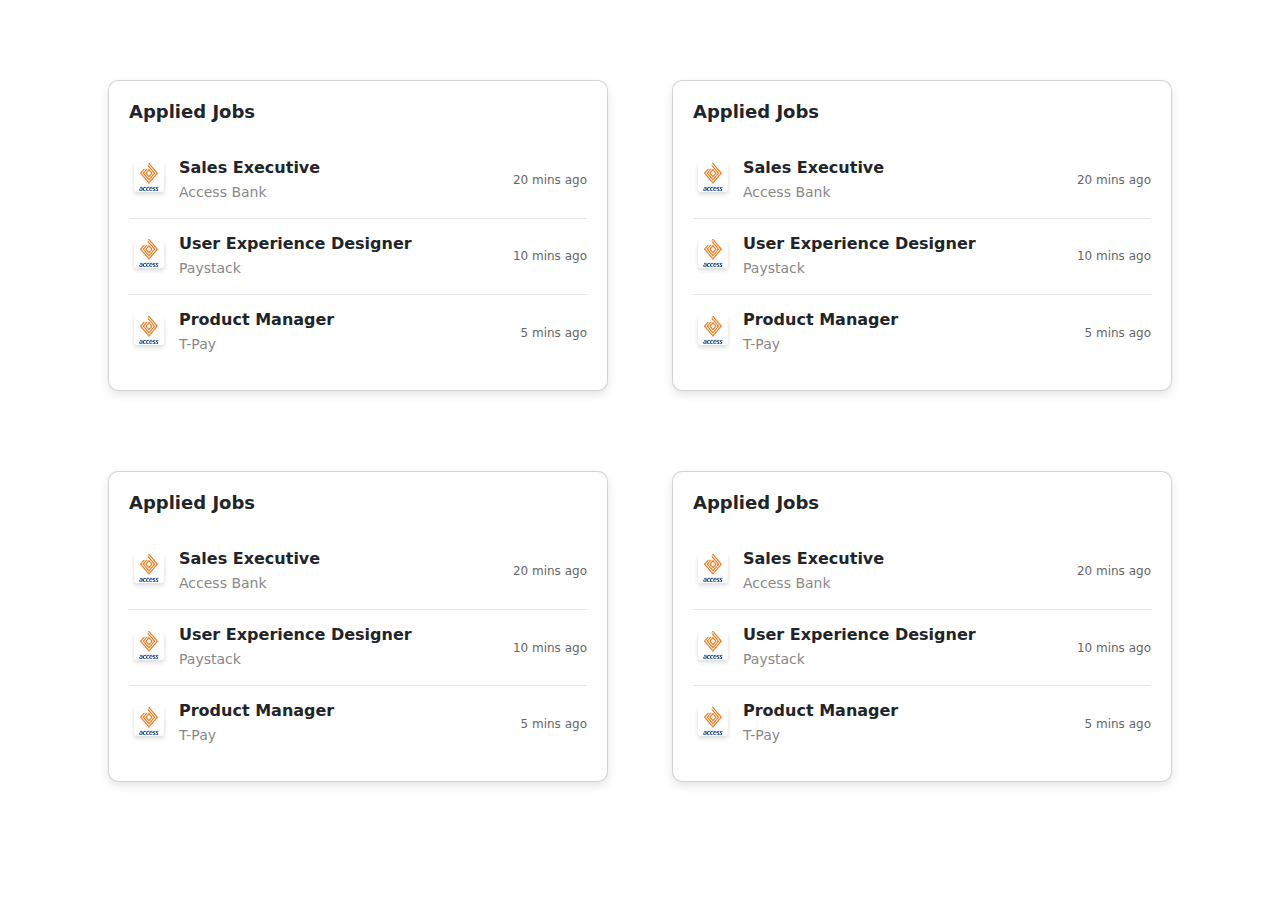
<file: index.html>
<!DOCTYPE html>
<html lang="en">
  <head>
    <meta charset="UTF-8" />
    <meta name="viewport" content="width=device-width, initial-scale=1.0" />
    <title>Document</title>
    <link
      rel="stylesheet"
      href="https://cdnjs.cloudflare.com/ajax/libs/font-awesome/6.7.1/css/all.min.css"
      integrity="sha512-5Hs3dF2AEPkpNAR7UiOHba+lRSJNeM2ECkwxUIxC1Q/FLycGTbNapWXB4tP889k5T5Ju8fs4b1P5z/iB4nMfSQ=="
      crossorigin="anonymous"
      referrerpolicy="no-referrer"
    />
    <link rel="preconnect" href="https://fonts.googleapis.com" />
    <link rel="preconnect" href="https://fonts.gstatic.com" crossorigin />
    <link
      href="https://fonts.googleapis.com/css2?family=Edu+AU+VIC+WA+NT+Arrows:wght@400..700&family=Josefin+Sans:ital,wght@0,100..700;1,100..700&family=Lato:ital,wght@0,100;0,300;0,400;0,700;0,900;1,100;1,300;1,400;1,700;1,900&family=Open+Sans:ital,wght@0,300..800;1,300..800&family=Quicksand:wght@300..700&family=Roboto:ital,wght@0,100;0,300;0,400;0,500;0,700;0,900;1,100;1,300;1,400;1,500;1,700;1,900&family=Yuji+Mai&display=swap"
      rel="stylesheet"
    />
    <link rel="stylesheet" href="./assets/css/main.css" />
    <link
      rel="stylesheet"
      href="https://cdn.jsdelivr.net/npm/bootstrap@5.3.3/dist/css/bootstrap.min.css"
    />
  </head>
  <body>
    <div class="rows">
        <div class="row">
            <div class="card">
                <h2 class="card-title">Applied Jobs</h2>
                <div class="job-item">
                  <img src="./assets/imgs/image.png" alt="Access Bank Logo" class="job-logo">
                  <div class="job-details">
                    <h3 class="job-title">Sales Executive</h3>
                    <p class="job-company">Access Bank</p>
                  </div>
                  <span class="job-time">20 mins ago</span>
                </div>
                <div class="job-item">
                  <img src="./assets/imgs/image.png" alt="Paystack Logo" class="job-logo">
                  <div class="job-details">
                    <h3 class="job-title">User Experience Designer</h3>
                    <p class="job-company">Paystack</p>
                  </div>
                  <span class="job-time">10 mins ago</span>
                </div>
                <div class="job-item">
                  <img src="./assets/imgs/image.png" alt="T-Pay Logo" class="job-logo">
                  <div class="job-details">
                    <h3 class="job-title">Product Manager</h3>
                    <p class="job-company">T-Pay</p>
                  </div>
                  <span class="job-time">5 mins ago</span>
                </div>
              </div>
        
              <div class="card">
                <h2 class="card-title">Applied Jobs</h2>
                <div class="job-item">
                  <img src="./assets/imgs/image.png" alt="Access Bank Logo" class="job-logo">
                  <div class="job-details">
                    <h3 class="job-title">Sales Executive</h3>
                    <p class="job-company">Access Bank</p>
                  </div>
                  <span class="job-time">20 mins ago</span>
                </div>
                <div class="job-item">
                  <img src="./assets/imgs/image.png" alt="Paystack Logo" class="job-logo">
                  <div class="job-details">
                    <h3 class="job-title">User Experience Designer</h3>
                    <p class="job-company">Paystack</p>
                  </div>
                  <span class="job-time">10 mins ago</span>
                </div>
                <div class="job-item">
                  <img src="./assets/imgs/image.png" alt="T-Pay Logo" class="job-logo">
                  <div class="job-details">
                    <h3 class="job-title">Product Manager</h3>
                    <p class="job-company">T-Pay</p>
                  </div>
                  <span class="job-time">5 mins ago</span>
                </div>
              </div>
           </div>
           <div class="row">
            <div class="card">
                <h2 class="card-title">Applied Jobs</h2>
                <div class="job-item">
                  <img src="./assets/imgs/image.png" alt="Access Bank Logo" class="job-logo">
                  <div class="job-details">
                    <h3 class="job-title">Sales Executive</h3>
                    <p class="job-company">Access Bank</p>
                  </div>
                  <span class="job-time">20 mins ago</span>
                </div>
                <div class="job-item">
                  <img src="./assets/imgs/image.png" alt="Paystack Logo" class="job-logo">
                  <div class="job-details">
                    <h3 class="job-title">User Experience Designer</h3>
                    <p class="job-company">Paystack</p>
                  </div>
                  <span class="job-time">10 mins ago</span>
                </div>
                <div class="job-item">
                  <img src="./assets/imgs/image.png" alt="T-Pay Logo" class="job-logo">
                  <div class="job-details">
                    <h3 class="job-title">Product Manager</h3>
                    <p class="job-company">T-Pay</p>
                  </div>
                  <span class="job-time">5 mins ago</span>
                </div>
              </div>
        
              <div class="card">
                <h2 class="card-title">Applied Jobs</h2>
                <div class="job-item">
                  <img src="./assets/imgs/image.png" alt="Access Bank Logo" class="job-logo">
                  <div class="job-details">
                    <h3 class="job-title">Sales Executive</h3>
                    <p class="job-company">Access Bank</p>
                  </div>
                  <span class="job-time">20 mins ago</span>
                </div>
                <div class="job-item">
                  <img src="./assets/imgs/image.png" alt="Paystack Logo" class="job-logo">
                  <div class="job-details">
                    <h3 class="job-title">User Experience Designer</h3>
                    <p class="job-company">Paystack</p>
                  </div>
                  <span class="job-time">10 mins ago</span>
                </div>
                <div class="job-item">
                  <img src="./assets/imgs/image.png" alt="T-Pay Logo" class="job-logo">
                  <div class="job-details">
                    <h3 class="job-title">Product Manager</h3>
                    <p class="job-company">T-Pay</p>
                  </div>
                  <span class="job-time">5 mins ago</span>
                </div>
              </div>
           </div>
    </div>

  
  </body>
</html>
</file>
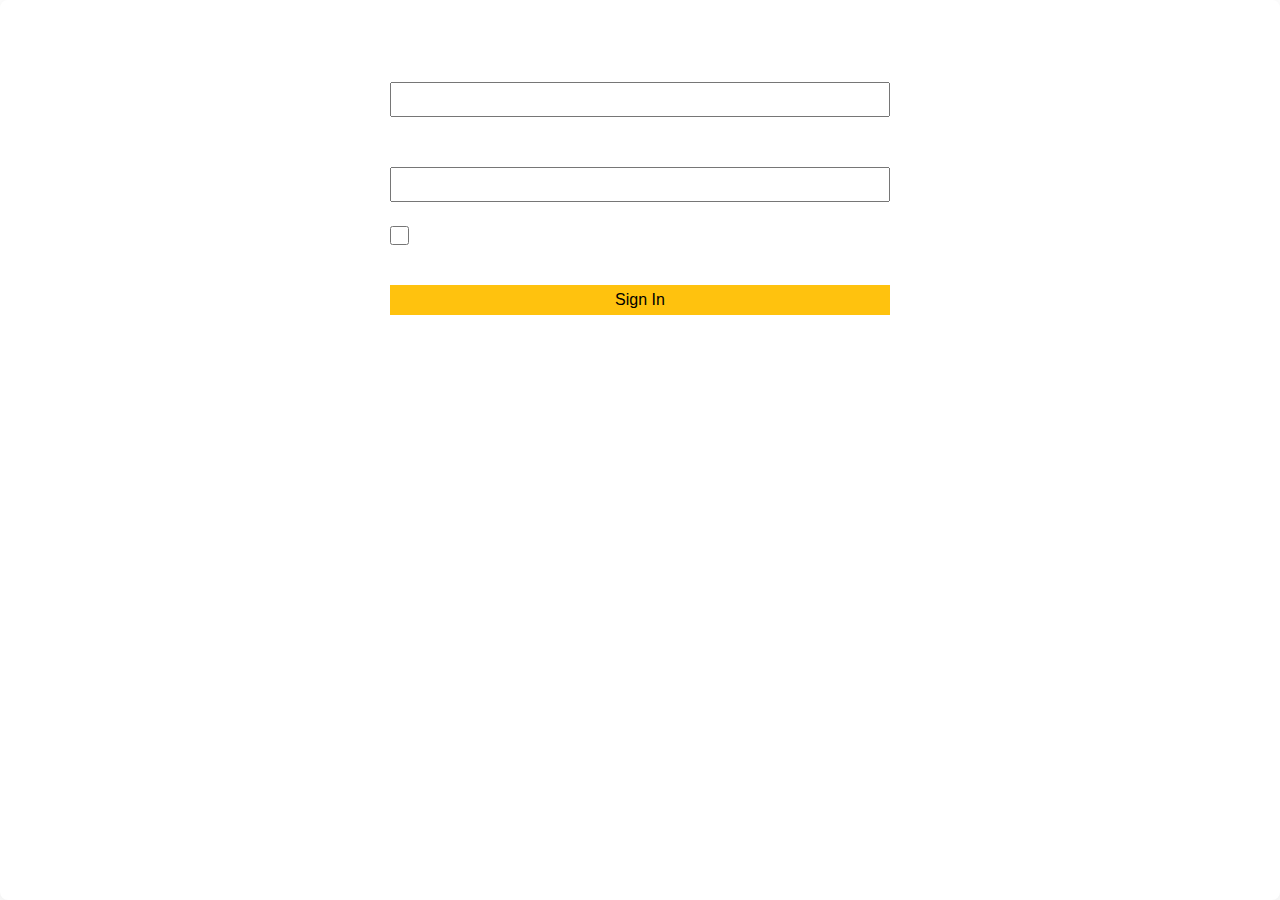
<file: admin.html>
<!DOCTYPE html>
<html lang="en">
  <head>
    <meta charset="UTF-8" />
    <meta name="viewport" content="width=device-width, initial-scale=1.0" />
    <title>Admin Page</title>
    <link rel="stylesheet" href="./assets/css/main.css" />
    <link
      rel="stylesheet"
      href="https://cdnjs.cloudflare.com/ajax/libs/font-awesome/6.7.1/css/all.min.css"
      integrity="sha512-5Hs3dF2AEPkpNAR7UiOHba+lRSJNeM2ECkwxUIxC1Q/FLycGTbNapWXB4tP889k5T5Ju8fs4b1P5z/iB4nMfSQ=="
      crossorigin="anonymous"
      referrerpolicy="no-referrer"
    />
  </head>
  <body>
    <div class="main">
      <div class="container">
        <div class="logo">
          <img src="./assets/imgs/logo1.png" alt="" />
        </div>
        <div class="title">
          <h1>Login</h1>
          <p>Login to your account.</p>
        </div>

        <div class="admin-form">
          <label for="e-mail">E-mail Address</label>
          <input type="search" id="e-mail" />
          <label for="password">Password</label>
          <input type="search" />
          <div class="checkbox">
            <input type="checkbox" class="check" />
            <div class="chc">
              <label for="">Rememeber me</label>
              <a href="#">Reset Password?</a>
            </div>
          </div>
          <div class="sign-btn">
            <button>Sign In</button>
          </div>
        </div>
      </div>
    </div>
  </body>
</html>
</file>
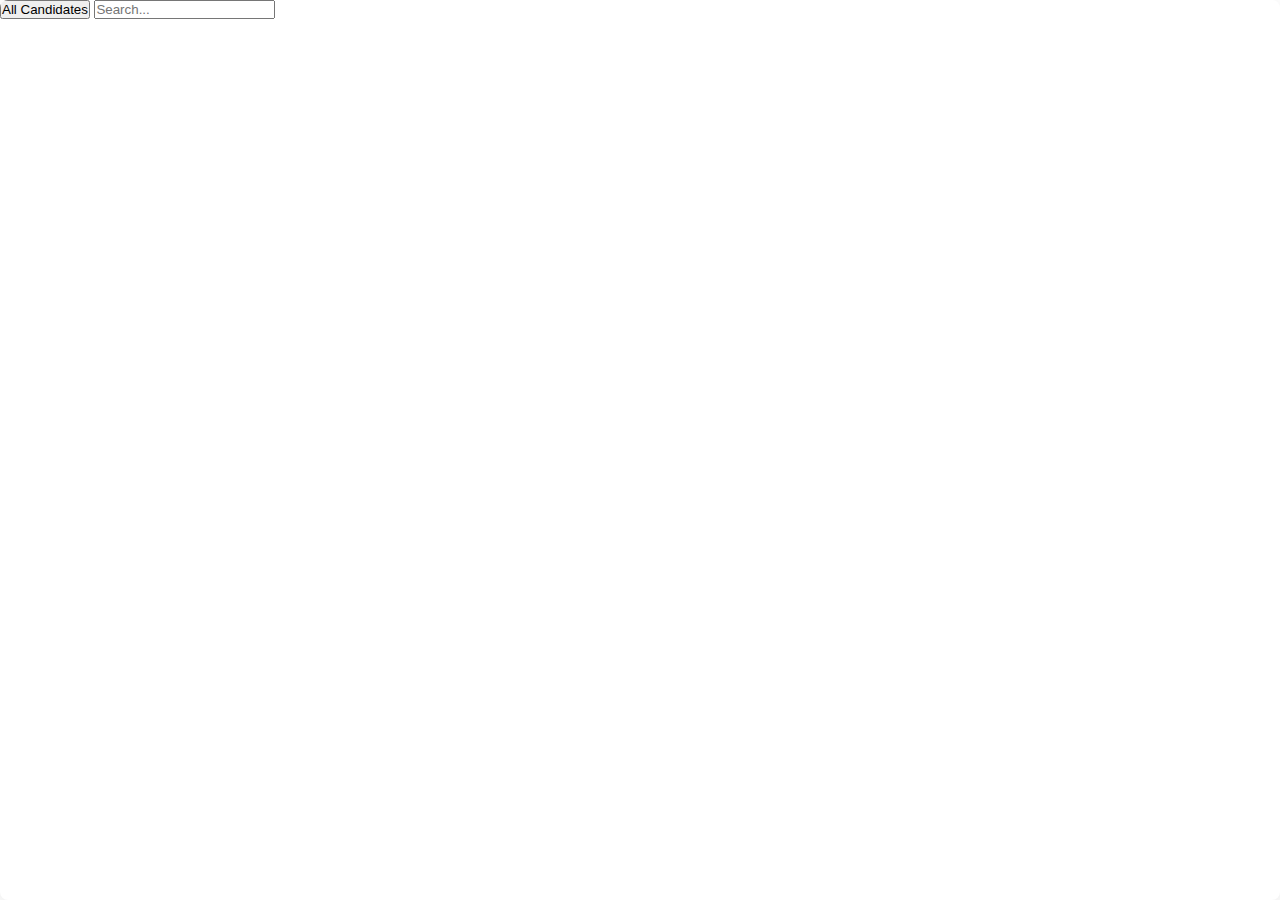
<file: AdminDashboard.html>
<!DOCTYPE html>
<html lang="en">
<head>
    <meta charset="UTF-8">
    <meta name="viewport" content="width=device-width, initial-scale=1.0">
    <link rel="stylesheet" href="https://cdnjs.cloudflare.com/ajax/libs/font-awesome/6.7.1/css/all.min.css" integrity="sha512-5Hs3dF2AEPkpNAR7UiOHba+lRSJNeM2ECkwxUIxC1Q/FLycGTbNapWXB4tP889k5T5Ju8fs4b1P5z/iB4nMfSQ==" crossorigin="anonymous" referrerpolicy="no-referrer" />
    <link rel="stylesheet" href="./assets/css/main.css">
    <title>Document</title>
</head>
<body>
    <!-- SideBar-->
    <section id="Siderbar-section">
        <header>
            <div class="container">
                <div class="menu">
                    <i class="fa-solid fa-bars"></i>
                </div>
                <div class="searchBar">
                    <form action="">
                        <button>All Candidates</button>
                        <input type="text" placeholder="Search...">
                    </form>
                </div>
                <div class="utils">
                    <ul class="utils-bar">
                        <li class="utils-item">
                            <a href="" class="utils-link"><i class="fa-solid fa-bell"></i></a>
                        </li>
                        <li class="utils-item">
                            <a href="" class="utils-link"><i class="fa-solid fa-wrench"></i></a>
                        </li>
                        <li class="utils-item">
                            <a href="" class="utils-link"><i class="fa-solid fa-envelope"></i></a>
                        </li>
                    </ul>
                </div>
            </div>
        </header>
    </section>
    <!-- End SideBar-->
    

    <!-- Right-->
    <section id="Right-section">
        <div class="inner-container">
            
        </div>
    </section>
    <!-- Right-->
</body>
</html>
</file>
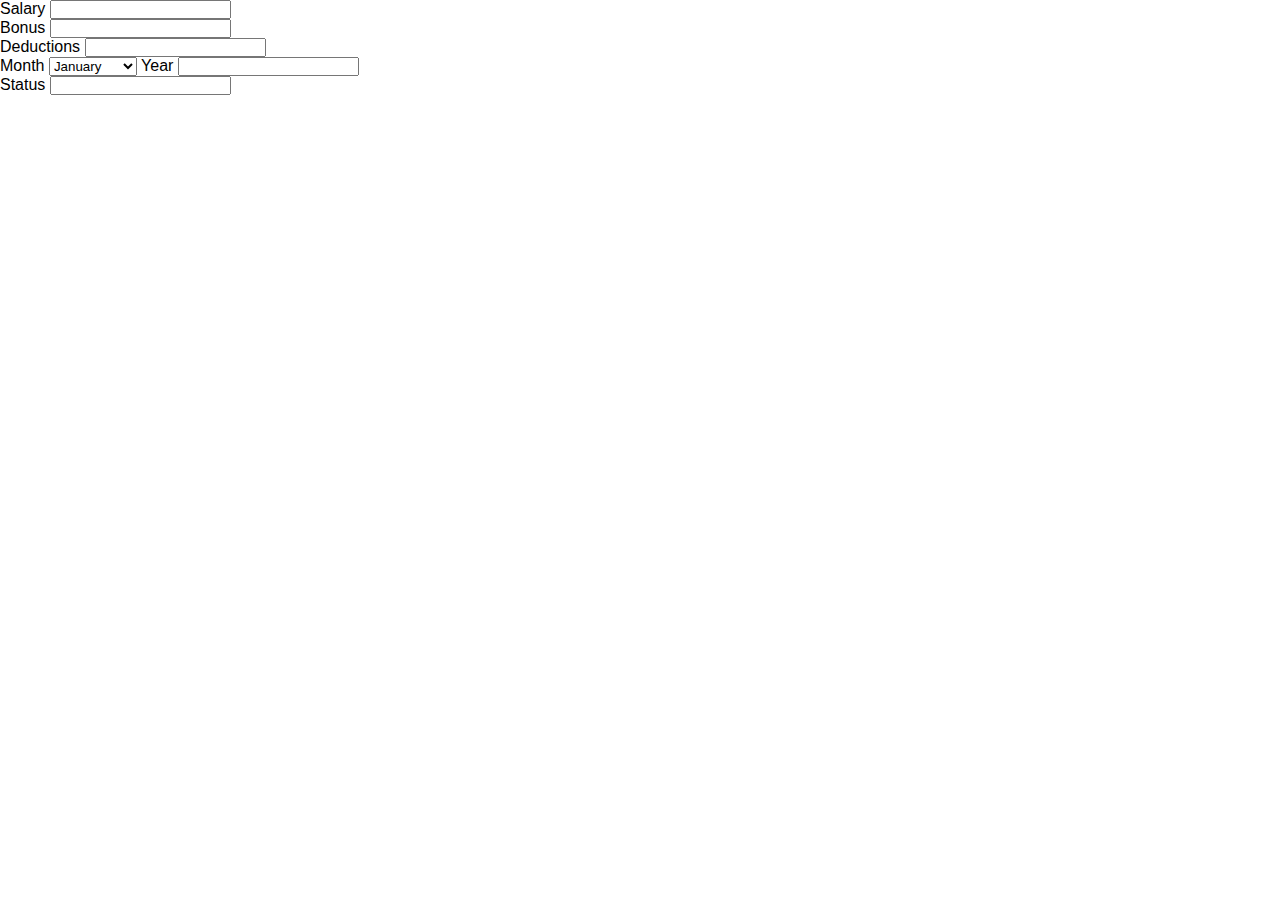
<file: create_contracts.html>
<!DOCTYPE html>
<html lang="en">
<head>
    <meta charset="UTF-8">
    <meta name="viewport" content="width=device-width, initial-scale=1.0">
    <title>create</title>
    <link rel="stylesheet" href="./assets/css/main.css">
</head>
<body>
    <div class="create_form">
        <form action="">
            <div class="group_inp">
               <div class="vertical">
                <label for="">Salary</label>
                <input type="text">
               </div>
    
            <div class="vertical">
                <label for="">Bonus</label>
                <input type="text">
            </div>
            </div>
    
            <div class="vertical">
                <label for="">Deductions</label>
            <input type="text">
            </div>
    
            <div class="group_inp">
                <label for="month">Month</label>
            <select id="month">
                <option value="January">January</option>
                <option value="February">February</option>
                <option value="March">March</option>
                <option value="April">April</option>
                <option value="May">May</option>
                <option value="June">June</option>
                <option value="July">July</option>
                <option value="August">August</option>
                <option value="September">September</option>
                <option value="October">October</option>
                <option value="November">November</option>
                <option value="December">December</option>
            </select>
    
            <label for="">Year</label>
            <input type="number">
            </div>

            <div class="group_inp">
                <label for="">Status</label>
             <input type="text">
            </div>
        </form>
    </div>
</body>
</html>
</file>
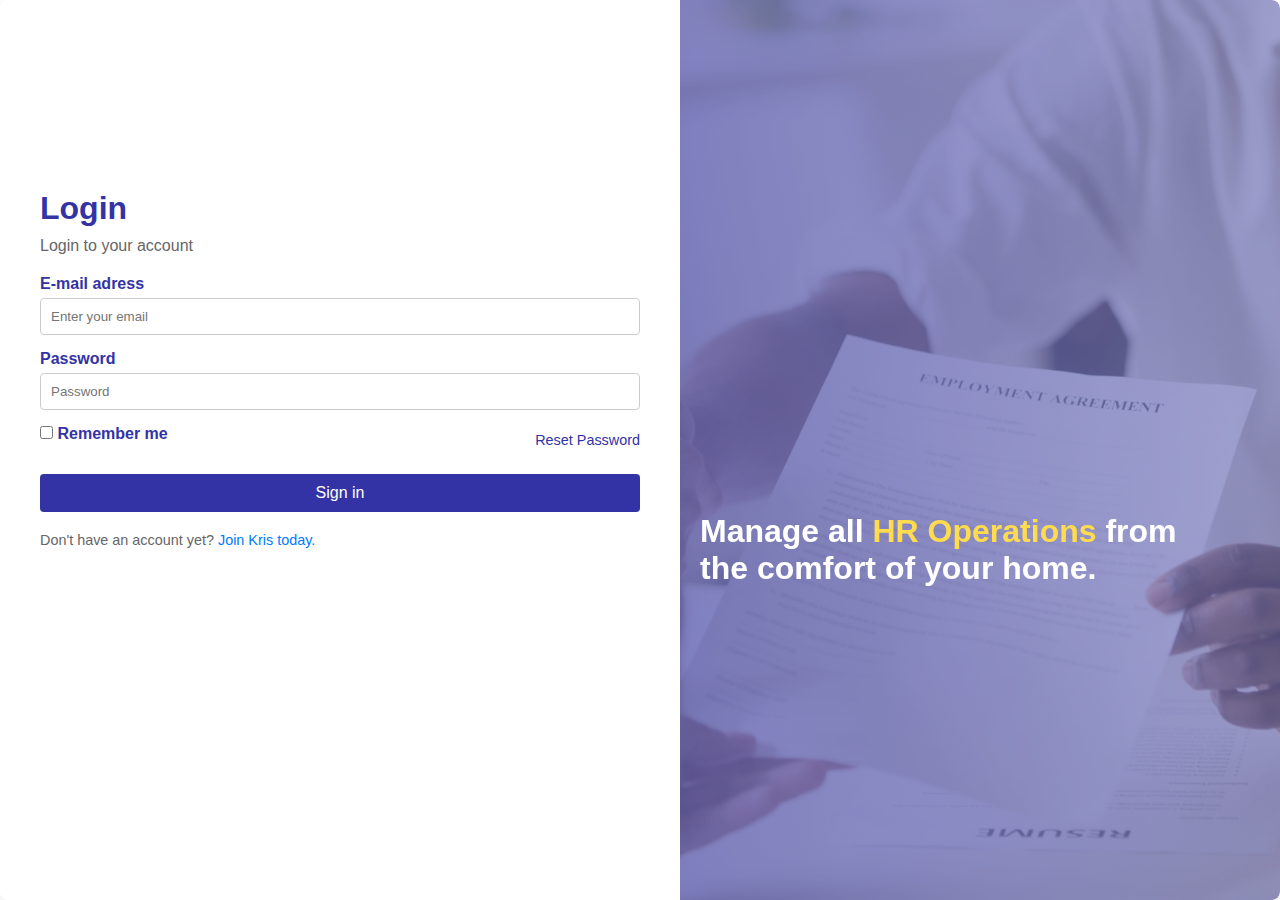
<file: login.html>
<!DOCTYPE html>
<html lang="en">
<head>
    <meta charset="UTF-8">
    <meta name="viewport" content="width=device-width, initial-scale=1.0">
    <title>Document</title>
    <link rel="stylesheet" href="./assets/css/main.css">
</head>
<body>
    <div class="container">
        <div class="login-section">
            <h1>Login</h1>
            <p>Login to your account</p>
            <form>
                <label for="email">E-mail adress</label>
                <input type="email" id="email" placeholder="Enter your email">
                <label for="password">Password</label>
                <input type="password" id="password" placeholder="Password">
                <div class="options">
                <div>
                    <input type="checkbox"  id="remember me">
                    <label for="remember me">Remember me</label>
                </div>
                <a href="" class="reset password">Reset Password</a> </div>
                <button type="submit">Sign in</button>
                
            </form>
            <p class="signup">Don't have an account yet? <a href="">Join Kris today.</a></p>
        </div>
        <div class="promo-section">
            <div class="promo-text">
                <h2>Manage all <span>HR Operations</span> from the comfort of your home.</h2>
            </div>
            
        </div>
    </div>
</body>
</html>
</file>
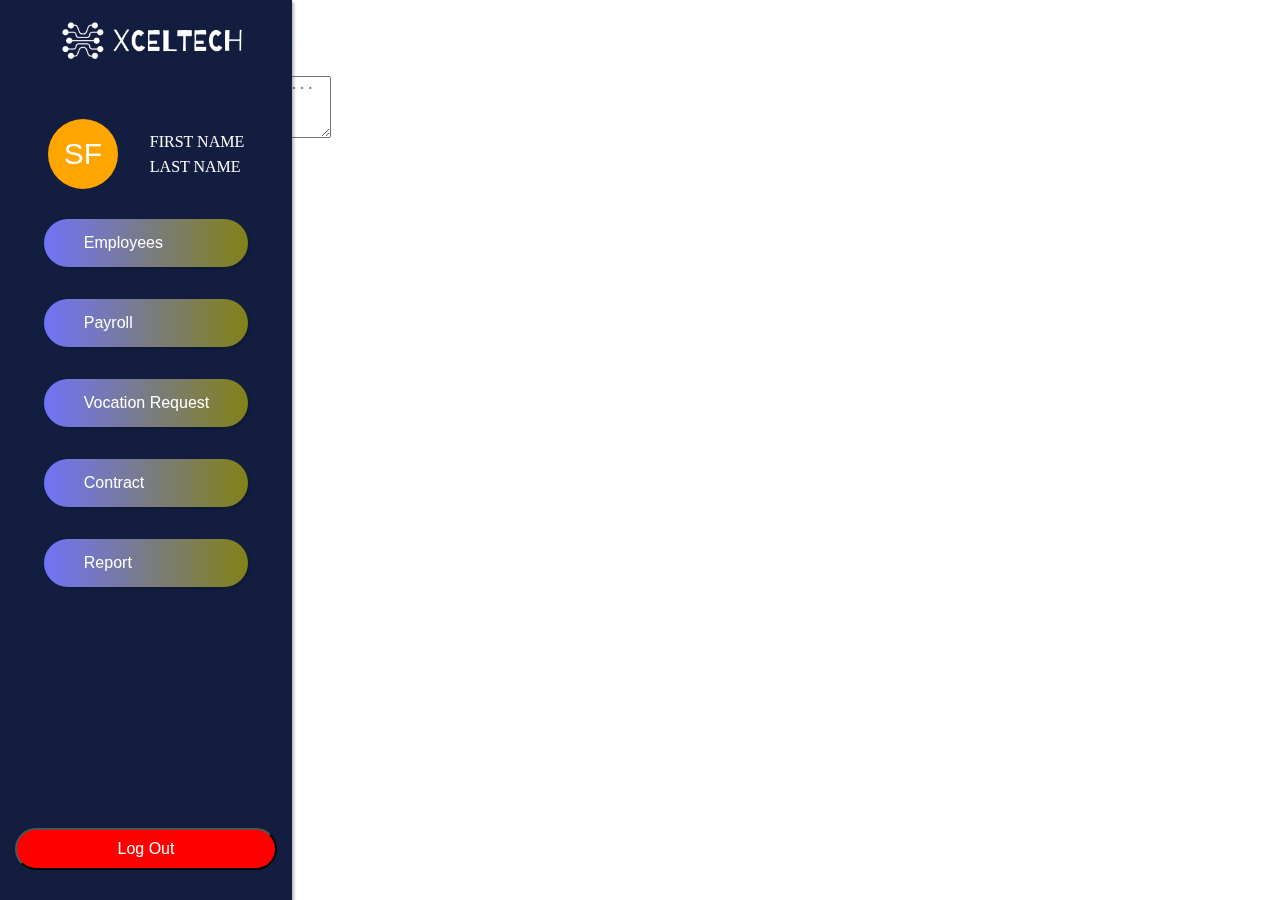
<file: sidebar.html>
<!DOCTYPE html>
<html lang="en">

<head>
    <meta charset="UTF-8">
    <meta name="viewport" content="width=device-width, initial-scale=1.0">
    <title>Members</title>
    <link rel="stylesheet" href="https://cdnjs.cloudflare.com/ajax/libs/font-awesome/6.7.1/css/all.min.css"
        integrity="sha512-5Hs3dF2AEPkpNAR7UiOHba+lRSJNeM2ECkwxUIxC1Q/FLycGTbNapWXB4tP889k5T5Ju8fs4b1P5z/iB4nMfSQ=="
        crossorigin="anonymous" referrerpolicy="no-referrer" />
        <link rel="preconnect" href="https://fonts.googleapis.com">
<link rel="preconnect" href="https://fonts.gstatic.com" crossorigin>
<link href="https://fonts.googleapis.com/css2?family=Edu+AU+VIC+WA+NT+Arrows:wght@400..700&family=Josefin+Sans:ital,wght@0,100..700;1,100..700&family=Lato:ital,wght@0,100;0,300;0,400;0,700;0,900;1,100;1,300;1,400;1,700;1,900&family=Open+Sans:ital,wght@0,300..800;1,300..800&family=Quicksand:wght@300..700&family=Roboto:ital,wght@0,100;0,300;0,400;0,500;0,700;0,900;1,100;1,300;1,400;1,500;1,700;1,900&family=Yuji+Mai&display=swap" rel="stylesheet">
    <link rel="stylesheet" href="./assets/css/main.css">
</head>

<body >

    
    <aside>
        <div class="aside_top">
            <img src="./assets/imgs/logo_f.png" alt="">
            <div class="profile">
                <div class="avatar">
                    <span id="avatar_span">SF</span>
                </div>
                <div class="credentials">
                    <span id="first_name">FIRST NAME</span>
                    <span id="last_name">LAST NAME</span>
                </div>
            </div>
            <div class="navigation_container">
                <ul>
                    <li><i class="fa-solid fa-users"></i>Employees</li>
                    <li><i class="fa-solid fa-gift"></i>Payroll</li>
                    <li><i class="fa-solid fa-bell"></i>Vocation Request</li>
                    <li><i class="fa-solid fa-suitcase"></i>Contract</li>
                    <li><i class="fa-solid fa-flag"></i>Report</li>
                </ul>
            </div>
        </div>
        <button class="log_out">
            <i class="fa-solid fa-power-off"></i> Log Out
        </button>
    </aside>

<<<<<<< HEAD
            <aside>
                    <div class="aside_top">
                        <div class="logo5">
                            <img src="./assets/imgs/logo_f.png" alt="">
                        </div>
                        <div class="profile">
                            <div class="avatar">
                                <span id="avatar_span">SF</span>
                            </div>
                            <div class="credentials">
                                <span id="first_name">FIRST NAME</span>
                                <span id="last_name">LAST NAME</span>
                            </div>
                        </div>
                    <div class="navigation_container">
                        <ul>
                            <li><i class="fa-solid fa-users"></i>Employees</li>
                            <li><i class="fa-solid fa-gift"></i>Payroll</li>
                            <li><i class="fa-solid fa-bell"></i>Vocation Request</li>
                            <li><i class="fa-solid fa-suitcase"></i>Contract</li>
                            <li><i class="fa-solid fa-flag"></i>Report</li>
                        </ul>
                    </div>
                    </div>
                    <button class="log_out">
                        <i class="fa-solid fa-power-off"></i>  Log Out
                    </button>
            </aside>
=======
    <main id="vacation">
        <div class="vacation-container">
            <h1>Request a Vacation</h1>
            <form action="#" method="post" class="vacation-form">
                <div class="form-group">
                    <label for="vacation-date">Select Vacation Date:</label>
                    <input type="date" id="vacation-date" name="vacation-date" required>
                </div>
                <div class="form-group">
                    <label for="vacation-reason">Reason for Vacation:</label>
                    <textarea id="vacation-reason" name="vacation-reason" rows="4" placeholder="Enter your reason..."
                        required></textarea>
                </div>
                <button type="submit" class="submit-btn">Submit</button>
            </form>
        </div>
    </main>
    
>>>>>>> gulban_table

</body>

</html>
</file>
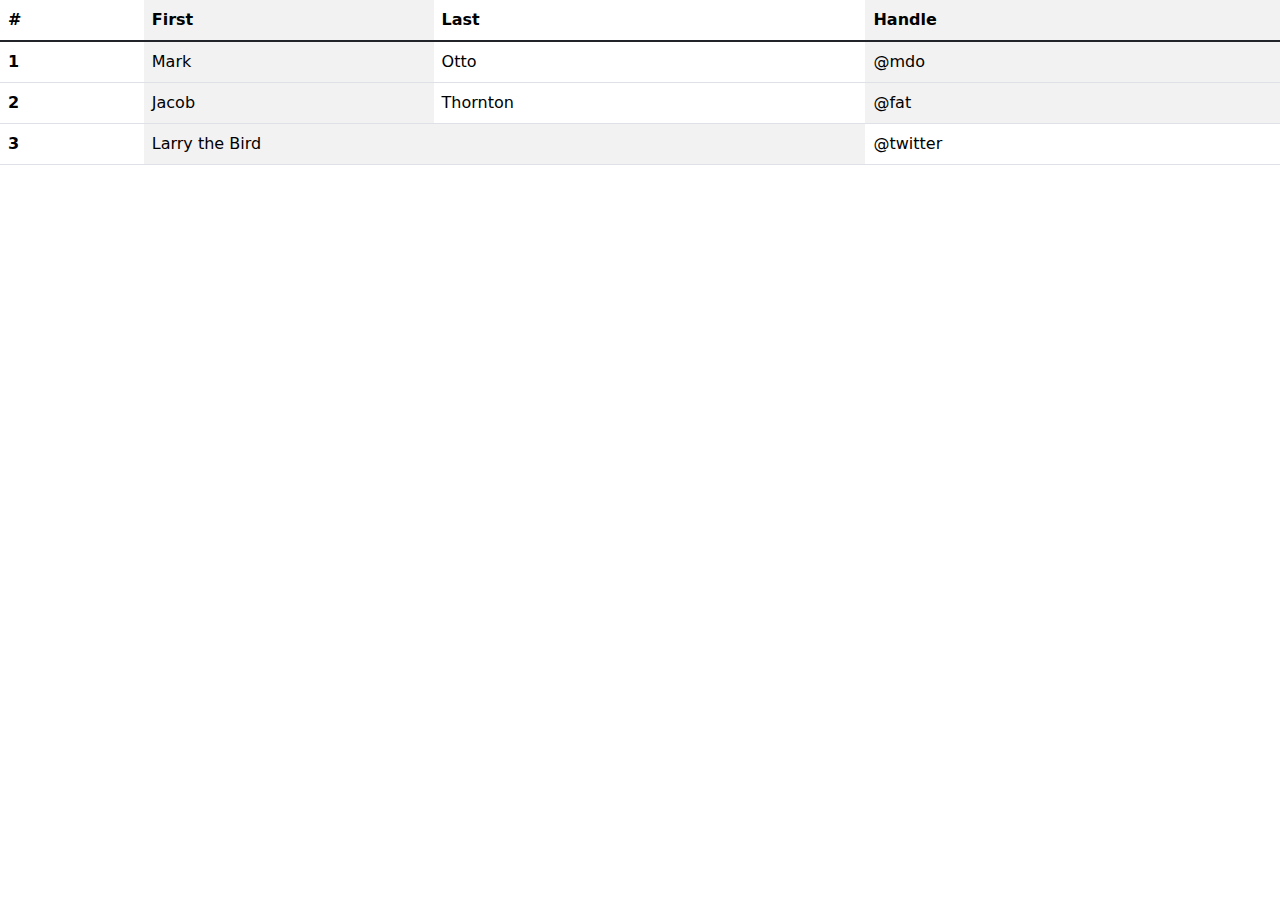
<file: table.html>
<!DOCTYPE html>
<html lang="en">
<head>
    <meta charset="UTF-8">
    <meta name="viewport" content="width=device-width, initial-scale=1.0">
    <title>Document</title>

    <link
      rel="stylesheet"
      href="https://cdnjs.cloudflare.com/ajax/libs/font-awesome/6.7.1/css/all.min.css"
      integrity="sha512-5Hs3dF2AEPkpNAR7UiOHba+lRSJNeM2ECkwxUIxC1Q/FLycGTbNapWXB4tP889k5T5Ju8fs4b1P5z/iB4nMfSQ=="
      crossorigin="anonymous"
      referrerpolicy="no-referrer"
    />
    <link rel="preconnect" href="https://fonts.googleapis.com" />
    <link rel="preconnect" href="https://fonts.gstatic.com" crossorigin />
    <link
      href="https://fonts.googleapis.com/css2?family=Edu+AU+VIC+WA+NT+Arrows:wght@400..700&family=Josefin+Sans:ital,wght@0,100..700;1,100..700&family=Lato:ital,wght@0,100;0,300;0,400;0,700;0,900;1,100;1,300;1,400;1,700;1,900&family=Open+Sans:ital,wght@0,300..800;1,300..800&family=Quicksand:wght@300..700&family=Roboto:ital,wght@0,100;0,300;0,400;0,500;0,700;0,900;1,100;1,300;1,400;1,500;1,700;1,900&family=Yuji+Mai&display=swap"
      rel="stylesheet"
    />
    <link rel="stylesheet" href="./assets/css/main.css" />
    <link
      rel="stylesheet"
      href="https://cdn.jsdelivr.net/npm/bootstrap@5.3.3/dist/css/bootstrap.min.css"
    />
</head>
<body>
    <div class="table_container">
        <table class="table table-striped-columns">
            <thead>
              <tr>
                <th scope="col">#</th>
                <th scope="col">First</th>
                <th scope="col">Last</th>
                <th scope="col">Handle</th>
              </tr>
            </thead>
            <tbody class="table-group-divider">
              <tr>
                <th scope="row">1</th>
                <td>Mark</td>
                <td>Otto</td>
                <td>@mdo</td>
              </tr>
              <tr>
                <th scope="row">2</th>
                <td>Jacob</td>
                <td>Thornton</td>
                <td>@fat</td>
              </tr>
              <tr>
                <th scope="row">3</th>
                <td colspan="2">Larry the Bird</td>
                <td>@twitter</td>
              </tr>
            </tbody>
          </table>
    </div>
</body>
</html>
</file>
<file: assets/css/main.css>
* {
  padding: 0;
  margin: 0;
  box-sizing: border-box;
}

ul, ol, a {
  text-decoration: none;
  list-style-type: none;
}

button {
  cursor: pointer;
}

body {
  font-family: "Product Sans", sans-serif;
}

aside {
  width: 292px;
  height: 100vh;
  background-color: hsl(226, 55%, 16%);
  display: flex;
  flex-direction: column;
  justify-content: space-between;
  padding-bottom: 30px;
  box-shadow: rgba(0, 0, 0, 0.15) 1.95px 1.95px 2.6px;
  position: fixed;
  left: 0;
  top: 0;
}
aside .log_out {
  font-weight: 500;
  font-size: 16px;
  padding: 10px 15px;
  border-radius: 50px;
  width: 90%;
  margin: 0 auto;
  background-color: red;
  color: white;
}
aside .log_out:hover {
  transition: 0.3s ease;
  box-shadow: rgba(0, 0, 255, 0.25) 0px 13px 27px -5px, rgba(255, 255, 255, 0.3) 0px 8px 16px -8px;
}
aside .aside_top .logo5 {
  padding: 20px;
  display: flex;
  justify-content: center;
}
aside .aside_top img {
  width: 80%;
  padding-bottom: 30px;
}
aside .aside_top .avatar {
  position: relative;
  width: 70px;
  height: 70px;
  background-color: orange;
  border-radius: 50%;
}
aside .aside_top .avatar #avatar_span {
  font-size: 30px;
  position: absolute;
  top: 50%;
  left: 50%;
  transform: translate(-50%, -50%);
}
aside .aside_top .profile {
  display: flex;
  color: white;
  justify-content: center;
  gap: 2rem;
}
aside .aside_top .profile img {
  width: 20%;
  border-radius: 50%;
}
aside .aside_top .profile .credentials {
  display: flex;
  line-height: 25px;
  flex-direction: column;
  justify-content: center;
}
aside .aside_top .profile .credentials span {
  font-size: 16px;
  font-family: "Times New Roman", Times, serif;
}
aside ul {
  margin: 0 auto;
  width: 70%;
  padding-top: 30px;
  display: flex;
  flex-direction: column;
  align-items: start;
  gap: 2rem;
}
aside ul li {
  transition: 0.5s;
  cursor: pointer;
  width: 100%;
  padding: 15px 10px;
  border-radius: 50px;
  background-image: linear-gradient(to right, rgb(112, 116, 247), rgb(130, 130, 23));
  color: white;
  box-shadow: rgba(0, 0, 0, 0.15) 1.95px 1.95px 2.6px;
}
aside ul li i {
  color: #ffffff;
  margin: 0 15px;
}
aside ul li:hover {
  transition: 0.5s;
  box-shadow: rgba(240, 46, 170, 0.4) 0px 5px, rgba(240, 46, 170, 0.3) 0px 10px, rgba(240, 46, 170, 0.2) 0px 15px, rgba(240, 46, 170, 0.1) 0px 20px, rgba(240, 46, 170, 0.05) 0px 25px;
}

.container {
  display: flex;
  border-radius: 8px;
  overflow: hidden;
  box-shadow: 0 4px 20px rgba(0, 0, 0, 0.1);
  height: 100vh;
}
.container .login-section {
  flex: 1;
  padding: 40px;
  background-color: #fff;
  margin-top: 150px;
}
.container .login-section h1 {
  font-size: 2rem;
  margin-bottom: 10px;
  color: rgb(51, 51, 165);
}
.container .login-section p {
  margin-bottom: 20px;
  color: #666;
}
.container .login-section form {
  display: flex;
  flex-direction: column;
}
.container .login-section form label {
  margin-bottom: 5px;
  font-weight: bold;
  color: rgb(51, 51, 165);
}
.container .login-section form input {
  padding: 10px;
  margin-bottom: 15px;
  border: 1px solid #ccc;
  border-radius: 4px;
}
.container .login-section form .options {
  display: flex;
  justify-content: space-between;
  align-items: center;
  margin-bottom: 20px;
}
.container .login-section form .password {
  color: rgb(51, 51, 165);
  text-decoration: none;
  font-size: 0.9rem;
}
.container .login-section form button {
  padding: 10px 20px;
  border: none;
  background-color: rgb(51, 51, 165);
  color: #fff;
  font-size: 1rem;
  cursor: pointer;
  border-radius: 4px;
}
.container .login-section form button:hover {
  background-color: #0056b3;
  transition: opacity 0.3 ease transform 0.3 ease;
}
.container .signup {
  margin-top: 20px;
  font-size: 0.9rem;
}
.container a {
  color: #007bff;
  text-decoration: none;
}

.promo-section {
  flex: 1;
  background: linear-gradient(to right, rgba(0, 0, 128, 0.7), rgba(0, 0, 128, 0.5)), url("../../../11b981c5-b262-463d-bcda-c96876793d4b.jpg") no-repeat center center;
  opacity: 0.7;
  backdrop-filter: blur(10px);
  -webkit-backdrop-filter: blur(15px);
  overflow: hidden;
  background-size: cover;
  background-repeat: no-repeat;
  display: flex;
  align-items: center;
  justify-content: center;
  color: #fff;
}
.promo-section .promo-text {
  text-align: left;
  padding: 20px;
}
.promo-section h2 {
  font-size: 2rem;
  padding-right: 80px;
  margin-top: 200px;
}
.promo-section span {
  color: #ffcc00;
}

.main {
  background-image: url(https://pics.craiyon.com/2023-06-16/931faf32947d40c5840c920ca14273e8.webp);
  height: 100vh;
  width: 100%;
  overflow: hidden;
  background-size: cover;
  background-repeat: no-repeat;
}
.main .container {
  position: relative;
}
.main .container .logo {
  display: flex;
  text-align: left;
  align-items: center;
  padding: 30px;
}
.main .container .logo img {
  width: 400px;
  height: 80px;
}
.main .container .title {
  font-family: "Trebuchet MS", "Lucida Sans Unicode", "Lucida Grande", "Lucida Sans", Arial, sans-serif;
  font-size: 18px;
  color: #fff;
  display: flex;
  justify-content: center;
  align-items: center;
  flex-direction: column;
  margin-top: 8rem;
  font-variant: small-caps;
}
.main .container .title p {
  margin-top: 1rem;
  font-size: 16px;
  font-weight: 400;
}
.main .container .admin-form {
  position: absolute;
  left: 50%;
  transform: translateX(-50%);
  align-items: start;
  margin-top: 3rem;
  gap: 1rem;
  display: flex;
  flex-direction: column;
  max-width: 500px;
  width: 100%;
}
.main .container .admin-form label {
  font-family: "Segoe UI", Tahoma, Geneva, Verdana, sans-serif;
  font-size: 16px;
  color: white;
}
.main .container .admin-form input {
  padding-left: 10px;
  width: 100%;
  height: 35px;
}
.main .container .admin-form input:hover {
  transition: 0.3s;
  box-shadow: rgba(255, 255, 255, 0.1) 0px 1px 1px 0px inset, rgba(50, 50, 93, 0.25) 0px 50px 100px -20px, rgba(0, 0, 0, 0.3) 0px 30px 60px -30px;
}
.main .container .admin-form .checkbox {
  width: 100%;
  gap: 5px;
  align-items: center;
  display: flex;
}
.main .container .admin-form .checkbox .check {
  width: 20px;
}
.main .container .admin-form .checkbox .chc {
  width: 100%;
  display: flex;
  justify-content: space-between;
}
.main .container .admin-form .checkbox a {
  color: white;
}
.main .container .admin-form .checkbox a:hover {
  color: rgb(0, 0, 0);
  transition: 0.3s;
}
.main .container .admin-form .sign-btn {
  margin-top: 1rem;
  width: 100%;
}
.main .container .admin-form .sign-btn button {
  font-family: "Segoe UI", Tahoma, Geneva, Verdana, sans-serif;
  width: 100%;
  height: 30px;
  background-color: #ffc20e;
  font-size: 16px;
  border: none;
  transition: 0.3s;
}
.main .container .admin-form .sign-btn button:hover {
  background-color: #f4c73f;
  box-shadow: rgba(0, 0, 0, 0.3) 0px 19px 38px, rgba(0, 0, 0, 0.22) 0px 15px 12px;
  transition: 0.3s;
}

@media only screen and (max-width: 767px) {
  .admin-form {
    position: absolute;
    left: 50%;
    transform: translateX(-50%);
    align-items: start;
    margin-top: 3rem;
    gap: 1rem;
    display: flex;
    flex-direction: column;
    max-width: 300px;
    padding: 0 10px;
  }
  .admin-form input {
    padding-left: 10px;
    width: 100% !important;
    height: 35px;
  }
  .admin-form .checkbox {
    width: 100%;
    gap: 5px;
    align-items: center;
    display: flex;
    flex-direction: row;
  }
  .admin-form .chc {
    width: 100%;
    display: flex;
  }
}
.rows .row {
  margin-top: 5rem;
  display: flex;
  justify-content: center;
  gap: 4rem;
}
.rows .row .card {
  background-color: #ffffff;
  border-radius: 10px;
  width: 500px;
  padding: 20px;
  box-shadow: 0 4px 10px rgba(0, 0, 0, 0.1);
}
.rows .row .card-title {
  font-size: 18px;
  font-weight: bold;
  margin-bottom: 20px;
}
.rows .row .job-item {
  display: flex;
  align-items: center;
  justify-content: space-between;
  padding: 15px 0;
  border-bottom: 1px solid #e6e6e6;
}
.rows .row .job-item:last-child {
  border-bottom: none;
}
.rows .row .job-logo {
  width: 40px;
  height: 40px;
  border-radius: 5px;
}
.rows .row .job-details {
  flex: 1;
  margin-left: 10px;
}
.rows .row .job-title {
  font-size: 16px;
  font-weight: bold;
  margin: 0;
}
.rows .row .job-company {
  font-size: 14px;
  color: #888888;
  margin: 5px 0 0;
}
.rows .row .job-time {
  font-size: 12px;
  color: #666666;
}

.hero_container {
  display: flex;
  justify-content: space-between;
}
.hero_container .reqister_left {
  position: relative;
  height: 100vh;
  background-color: #253D90;
  background-size: cover;
  background-position: center;
  width: 40%;
}
.hero_container .reqister_left img {
  max-width: 80%;
}
.hero_container .reqister_left hr {
  height: 5px;
  width: 100px;
  border-radius: 50px;
  background-color: white;
}
.hero_container .reqister_left .text_box {
  height: 30%;
  position: absolute;
  top: 50%;
  left: 50%;
  transform: translate(-50%, -50%);
  display: flex;
  flex-direction: column;
  justify-content: space-between;
}
.hero_container .reqister_left .text_box h2 {
  font-size: 40px;
  font-weight: bold;
  color: white;
}
.hero_container .reqister_left .text_box p {
  font-size: 20px;
  font-weight: 100;
  color: rgba(255, 255, 255, 0.4);
}
.hero_container .reqister_left .btn_div {
  display: flex;
  gap: 20px;
  justify-content: center;
}
.hero_container .reqister_left .btn_div button {
  width: 200px;
  height: 50px;
  border-radius: 5px;
  font-size: 20px;
  font-weight: bold;
}
.hero_container .reqister_left .btn_div .learn_btn {
  background-color: #FFC20E;
  transition: all 500ms;
}
.hero_container .reqister_left .btn_div .learn_btn:hover {
  background-color: #ffcd38;
  color: white;
}
.hero_container .reqister_left .btn_div .features_btn {
  background-color: transparent;
  border: 1px solid white;
  color: white;
  transition: all 500ms;
}
.hero_container .reqister_left .btn_div .features_btn:hover {
  background-color: black;
  color: white;
}
.hero_container .reqister_left .btn_div p {
  font-size: 30px;
}
.hero_container .reqister_right {
  display: flex;
  flex-direction: column;
  padding-right: 30px;
  align-items: center;
  justify-content: center;
  width: 60%;
}
.hero_container .reqister_right a {
  text-decoration: underline;
}
.hero_container .reqister_right .welcome_h {
  color: #253D90;
  font-size: 56px;
}
.hero_container .reqister_right .reqister_p {
  color: #969696;
  font-size: 30px;
  font-weight: 100;
  margin: 30px 0;
}
.hero_container .reqister_right input {
  width: 300px;
  height: 51px;
  border-radius: 5px;
  padding-left: 10px;
  border: 1px solid rgba(0, 0, 0, 0.3);
  box-shadow: rgba(99, 99, 99, 0.2) 0px 2px 8px 0px;
}
.hero_container .reqister_right .check_inp {
  width: auto;
  height: auto;
  margin: 10px 0;
}
.hero_container .reqister_right .input_group {
  display: flex;
  gap: 10px;
}
.hero_container .reqister_right .input_group .vertical {
  display: flex;
  flex-direction: column;
  margin-bottom: 10px;
  color: #253D90;
}
.hero_container .reqister_right .create_acc_btn {
  height: 61px;
  width: 312px;
  background-color: #253D90;
  border-radius: 50px;
  color: white;
  margin: 20px 0;
}
.hero_container .reqister_right .create_acc_btn:hover {
  background-color: #567bff;
  color: rgba(0, 0, 0, 0.3);
}

@media screen and (max-width: 1200px) {
  .hero_container {
    flex-direction: column;
  }
  .hero_container .reqister_left {
    width: 100%;
  }
  .hero_container .reqister_right {
    padding: 5rem 0;
    width: 100%;
  }
}
@media screen and (max-width: 645px) {
  .hero_container {
    flex-direction: column;
  }
  .hero_container .reqister_right {
    width: 100%;
  }
  .hero_container .reqister_right .welcome_h {
    font-size: 25px;
  }
  .hero_container .reqister_right .reqister_p {
    font-size: 25px;
  }
  .hero_container .reqister_right {
    padding: 5rem 0;
    width: 100%;
  }
  .hero_container .reqister_right .input_group {
    flex-direction: column;
  }
}
@media screen and (max-width: 480px) {
  .hero_container .reqister_left .text_box {
    width: 80%;
    gap: 10px;
  }
  .hero_container .reqister_left .text_box h2 {
    font-size: 25px;
  }
  .hero_container .reqister_left .btn_div {
    flex-direction: column;
  }
}
@media screen and (max-width: 380px) {
  .hero_container .reqister_right input {
    width: 100%;
  }
}
#create_body {
  background-color: black;
  padding: 30px;
}
#create_body input {
  background-color: rgb(55, 65, 81);
}
#create_body .flex {
  display: flex;
  align-items: center;
}
#create_body .my_label {
  color: white;
}
#create_body .vertical_cntr {
  display: flex;
  justify-content: center;
  align-items: center;
}
#create_body #payroll_month, #create_body #payroll_year, #create_body #payroll_status {
  height: 50px;
}/*# sourceMappingURL=main.css.map */
</file>
